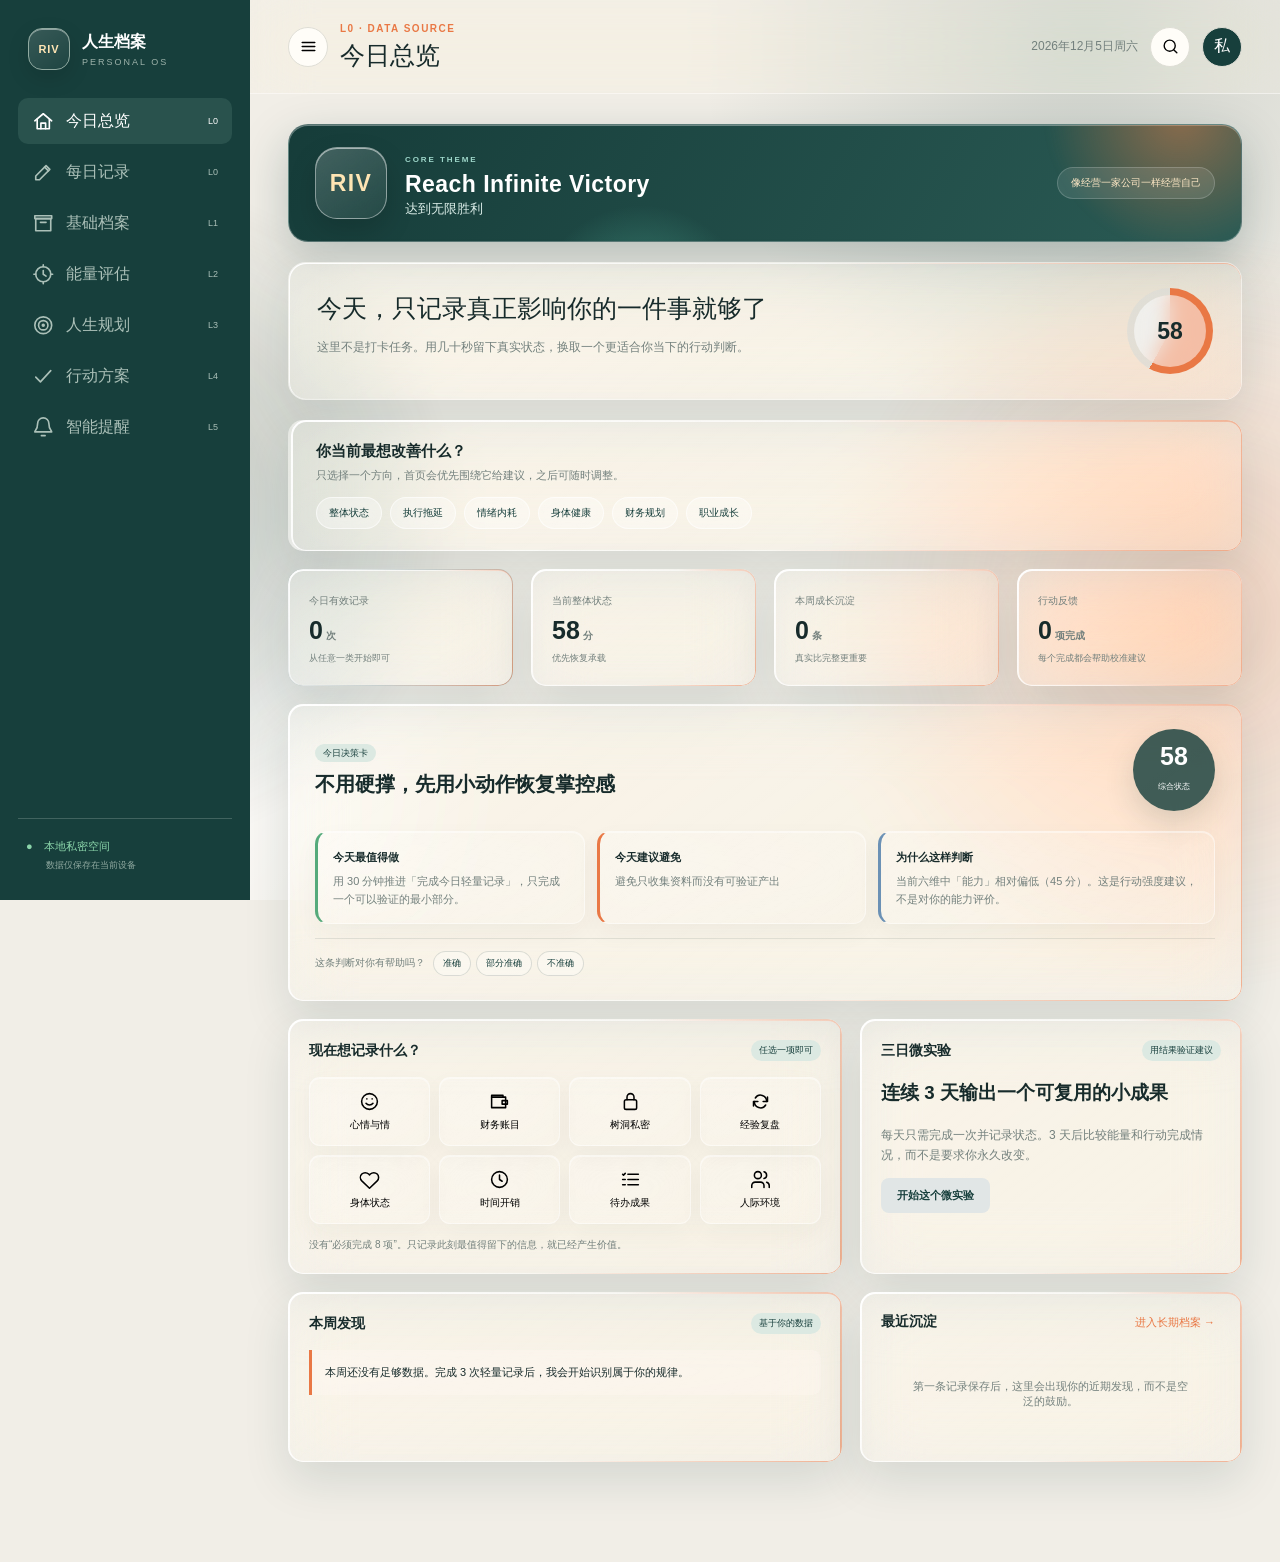
<file: index.html>
﻿<!doctype html><html lang="zh-CN"><head><meta charset="utf-8"><meta name="viewport" content="width=device-width,initial-scale=1,viewport-fit=cover"><meta name="theme-color" content="#173f3c"><meta name="description" content="私密、可持续迭代的 AI 专属人生档案工作平台"><link rel="manifest" href="./manifest.webmanifest"><link rel="icon" href="./img/favicon.svg"><link rel="apple-touch-icon" sizes="180x180" href="./img/apple-touch-icon.png"><link rel="stylesheet" href="./css/main.css"><title>人生档案 · Personal OS</title></head><body><div class="shell"><aside id="side"><div class="brand"><i>RIV</i><div><b>人生档案</b><small>PERSONAL OS</small></div></div><nav id="nav"></nav><div class="private">●　本地私密空间<small>数据仅保存在当前设备</small></div></aside><div id="scrim"></div><main><header><button id="menu" class="round mobile">☰</button><div><em id="level"></em><h1 id="title"></h1></div><span id="date"></span><button id="search" class="round">⌕</button><button id="privacy" class="round dark">私</button></header><section id="content"></section></main></div><nav id="bottom"></nav><div id="modal"></div><div id="toast"></div><script src="./js/app.js"></script></body></html>
</file>
<file: css/main.css>
﻿:root{--g:#173f3c;--o:#e97845;--p:#f4f1e9;--c:#fffdf8;--m:#73807d;--l:#deddd5;--r:#b84c43;font-family:Inter,"Microsoft YaHei",sans-serif;color:#172b2b}*{box-sizing:border-box}body{margin:0;background:var(--p)}button,input,textarea,select{font:inherit}button{cursor:pointer}.shell{display:grid;grid-template-columns:250px 1fr;min-height:100vh}aside{height:100vh;position:sticky;top:0;background:var(--g);color:#fff;padding:28px 18px;display:flex;flex-direction:column;z-index:20}.brand{display:flex;gap:12px;align-items:center;padding:0 10px 28px}.brand i{width:42px;height:42px;display:grid;place-items:center;border:1px solid #91aaa1;border-radius:14px;font:22px serif}.brand b,.brand small,.private small{display:block}.brand small{font-size:9px;letter-spacing:2px;color:#9db2aa;margin-top:4px}aside nav{display:grid;gap:5px}.nav{border:0;background:0;color:#abc0b8;display:flex;gap:12px;align-items:center;padding:12px 14px;border-radius:10px;text-align:left}.nav.active,.nav:hover{background:#29524d;color:white}.nav small{margin-left:auto;font-size:9px}.private{margin-top:auto;border-top:1px solid #41635f;padding:20px 8px 0;font-size:11px;color:#8bd5aa}.private small{color:#91aaa1;margin:5px 0 0 20px}main{min-width:0}header{height:94px;padding:0 38px;display:flex;align-items:center;gap:12px;border-bottom:1px solid var(--l);position:sticky;top:0;background:#f4f1e9e8;backdrop-filter:blur(12px);z-index:10}header>div{flex:1}header h1{font:25px Georgia,"Songti SC",serif;margin:3px 0}header em{color:var(--o);font-style:normal;font-size:10px;font-weight:bold;letter-spacing:1.5px}header span{color:var(--m);font-size:12px}.round{width:40px;height:40px;border:1px solid var(--l);background:var(--c);border-radius:50%}.dark{background:var(--g);color:white}.mobile{display:none}#content{padding:30px 38px 100px;max-width:1450px;margin:auto}.hero{background:linear-gradient(135deg,#fdfbf4,#edf2eb);border:1px solid var(--l);border-radius:18px;padding:25px 28px;display:flex;align-items:center;justify-content:space-between;gap:20px;margin-bottom:20px}.hero h2{font:25px Georgia,"Songti SC",serif;margin:0 0 8px}.hero p,.muted{color:var(--m);font-size:12px;line-height:1.7}.ring{--n:70;width:86px;height:86px;flex:none;border-radius:50%;display:grid;place-items:center;background:conic-gradient(var(--o) calc(var(--n)*1%),#e7e3da 0);position:relative}.ring:after{content:"";position:absolute;inset:7px;background:var(--c);border-radius:50%}.ring b{z-index:1;font-size:23px}.grid{display:grid;gap:18px}.g2{grid-template-columns:1.45fr 1fr}.g3{grid-template-columns:repeat(3,1fr)}.g4{grid-template-columns:repeat(4,1fr)}.card{background:var(--c);border:1px solid var(--l);border-radius:15px;padding:20px}.head{display:flex;justify-content:space-between;align-items:center;margin-bottom:16px}.head b{font-size:14px}.link{border:0;background:0;color:var(--o);font-size:11px}.metric small{color:var(--m);font-size:10px}.metric strong{display:block;font-size:25px;margin-top:8px}.bars{display:grid;gap:13px}.barrow{display:grid;grid-template-columns:42px 1fr 30px;gap:9px;align-items:center;font-size:11px}.bar,.progress{height:6px;background:#eae7df;border-radius:8px;overflow:hidden}.bar i,.progress i{display:block;height:100%;background:var(--g)}.quick{display:grid;grid-template-columns:repeat(4,1fr);gap:9px}.quick button{border:1px solid var(--l);background:#faf8f2;border-radius:11px;padding:13px 5px;font-size:10px}.quick span{display:block;font-size:20px;margin-bottom:6px}.task{display:flex;gap:10px;padding:11px 0;border-bottom:1px solid #ebe8e0}.task:last-child{border:0}.check{width:19px;height:19px;border:1px solid #bcc6c1;background:white;border-radius:50%;flex:none}.task.done{opacity:.5}.task.done .check{background:var(--g);color:white}.task.done b{text-decoration:line-through}.task b{font-size:11px}.task small{display:block;color:var(--m);font-size:9px;margin-top:4px}.pill{padding:4px 8px;border-radius:15px;background:#dce9e2;color:var(--g);font-size:9px}.ai{border-left:3px solid var(--o);background:#fff6ef;padding:13px;border-radius:0 9px 9px 0;font-size:11px;line-height:1.7}.tabs{display:flex;gap:8px;overflow:auto;margin-bottom:18px}.tab{white-space:nowrap;border:1px solid var(--l);background:var(--c);border-radius:20px;padding:8px 13px;font-size:10px}.tab.active{background:var(--g);color:white}.form{display:grid;grid-template-columns:1fr 1fr;gap:14px}.field{display:grid;gap:6px}.field.full{grid-column:1/-1}.field label{font-size:10px;font-weight:bold}.field input,.field textarea,.field select{border:1px solid var(--l);background:white;padding:10px;border-radius:8px;outline:0}.field textarea{min-height:80px;resize:vertical}.range{display:flex;align-items:center;gap:10px}.range input{flex:1}.range b{font-size:18px;color:var(--o)}.actions{display:flex;justify-content:flex-end;gap:9px;margin-top:17px}.primary,.secondary,.danger{border:0;border-radius:8px;padding:10px 16px;font-size:11px;font-weight:bold}.primary{background:var(--g);color:white}.secondary{background:#dce9e2;color:var(--g)}.danger{background:#f5dcda;color:var(--r)}.timeline{display:grid;grid-template-columns:80px 1fr;gap:16px;padding-bottom:17px}.timeline time{text-align:right;color:var(--m);font-size:9px}.timeline b{font-size:11px}.timeline p{color:var(--m);font-size:10px;margin:5px 0}.dim .big{font-size:29px;font-weight:bold}.dim h3{font-size:12px}.dim p{font-size:10px;color:var(--m);line-height:1.6}.plan{display:flex;gap:11px;padding:11px 0;border-bottom:1px solid var(--l)}.plan>span{width:34px;height:34px;display:grid;place-items:center;background:#dce9e2;border-radius:9px}.plan div{flex:1}.plan b{font-size:11px}.plan p{font-size:9px;color:var(--m);margin:4px 0}.empty{text-align:center;color:var(--m);font-size:11px;padding:32px}.backdrop{position:fixed;inset:0;background:#0a2322aa;z-index:50;display:grid;place-items:center;padding:18px}.modalbox{background:var(--c);width:min(650px,100%);max-height:90vh;overflow:auto;border-radius:17px;padding:23px}.modalhead{display:flex;justify-content:space-between;align-items:center;margin-bottom:17px}.modalhead h2{font:20px Georgia,"Songti SC",serif;margin:0}.close{border:0;background:0;font-size:20px}.result{padding:11px 0;border-bottom:1px solid var(--l);font-size:11px}.result small{display:block;color:var(--m);margin-top:4px}#toast{position:fixed;left:50%;bottom:28px;transform:translate(-50%,20px);opacity:0;background:var(--g);color:white;padding:10px 17px;border-radius:8px;font-size:11px;transition:.25s;z-index:80}#toast.show{opacity:1;transform:translate(-50%,0)}#bottom,#scrim{display:none}@media(max-width:1000px){.g4,.g3{grid-template-columns:1fr 1fr}.g2{grid-template-columns:1fr}}@media(max-width:760px){.shell{display:block}aside{position:fixed;width:270px;transform:translateX(-105%);transition:.25s}aside.open{transform:none}#scrim.show{display:block;position:fixed;inset:0;background:#08201f77;z-index:15}.mobile{display:block}header{height:78px;padding:0 14px}header h1{font-size:20px}header>span{display:none}#content{padding:17px 13px 90px}.hero{padding:19px;align-items:flex-start}.ring{width:68px;height:68px}.g4,.g3{grid-template-columns:1fr 1fr}.form{grid-template-columns:1fr}.field.full{grid-column:auto}#bottom{display:flex;position:fixed;z-index:30;left:9px;right:9px;bottom:9px;height:61px;background:#173f3cf5;border-radius:17px;padding:5px}#bottom button{flex:1;border:0;background:0;color:#a8bab5;border-radius:11px;font-size:8px}#bottom span{display:block;font-size:16px}#bottom button.active{background:#315a54;color:white}}@media(max-width:420px){.g4,.g3{grid-template-columns:1fr}.quick{grid-template-columns:1fr 1fr}.card{padding:16px}.hero h2{font-size:21px}}

/* 2026 视觉升级：幼圆、主题色、毛玻璃与液态反馈 */
:root{--theme:#173f3c;--theme-2:#29524d;--accent:#e97845;--glow:rgba(23,63,60,.16);font-family:"YouYuan","幼圆","Yuanti SC","Microsoft YaHei",sans-serif}html[data-theme="ocean"]{--theme:#164c63;--theme-2:#24677f;--accent:#e47b50;--glow:rgba(22,76,99,.18)}html[data-theme="rose"]{--theme:#704653;--theme-2:#91606f;--accent:#d47761;--glow:rgba(112,70,83,.18)}html[data-theme="amber"]{--theme:#6b4d2e;--theme-2:#896640;--accent:#d88746;--glow:rgba(107,77,46,.18)}html[data-theme="violet"]{--theme:#4f466e;--theme-2:#6a6090;--accent:#d17870;--glow:rgba(79,70,110,.18)}body{background:radial-gradient(circle at 85% 5%,var(--glow),transparent 28%),radial-gradient(circle at 10% 85%,rgba(255,255,255,.85),transparent 26%),#f1eee7;background-attachment:fixed}aside,.dark,#bottom{background:var(--theme)}.nav.active,.nav:hover,#bottom button.active{background:var(--theme-2)}header h1,.hero h2,.modalhead h2{font-family:"YouYuan","幼圆","Yuanti SC","Microsoft YaHei",sans-serif}.hero,.card,.modalbox{background:linear-gradient(135deg,rgba(255,255,255,.72),rgba(255,253,248,.48));border:1px solid rgba(255,255,255,.72);box-shadow:0 12px 34px var(--glow),inset 0 1px 0 rgba(255,255,255,.85);backdrop-filter:blur(18px) saturate(145%);-webkit-backdrop-filter:blur(18px) saturate(145%)}.hero{overflow:hidden;position:relative}.card{transition:transform .28s cubic-bezier(.2,.8,.2,1),box-shadow .28s}.card:hover{transform:translateY(-3px);box-shadow:0 18px 42px var(--glow),inset 0 1px 0 #fff}.primary{background:var(--theme)}.secondary{background:color-mix(in srgb,var(--theme) 13%,white);color:var(--theme)}.link,header em{color:var(--accent)}.ring{background:conic-gradient(var(--accent) calc(var(--n)*1%),rgba(220,220,214,.75) 0)}button,.primary,.secondary,.danger,.tab,.quick button{position:relative;overflow:hidden;isolation:isolate;transition:transform .2s,filter .2s,box-shadow .2s}button:active,.primary:active,.secondary:active,.tab:active{transform:scale(.96)}.liquid-ripple{position:absolute!important;width:18px;height:18px;border-radius:50%;background:rgba(255,255,255,.62);transform:translate(-50%,-50%) scale(0);animation:liquidRipple .65s ease-out;pointer-events:none;z-index:-1}@keyframes liquidRipple{0%{transform:translate(-50%,-50%) scale(0);opacity:.9;border-radius:45% 55% 52% 48%}55%{border-radius:60% 40% 35% 65%}100%{transform:translate(-50%,-50%) scale(18);opacity:0;border-radius:50%}}.round img,.avatar-preview img{width:100%;height:100%;object-fit:cover;border-radius:50%}.avatar-setting{display:flex;gap:18px;align-items:center;margin-bottom:22px}.avatar-preview{width:78px;height:78px;display:grid;place-items:center;flex:none;border-radius:50%;background:var(--theme);color:#fff;font-size:20px;border:4px solid rgba(255,255,255,.8);box-shadow:0 8px 24px var(--glow);overflow:hidden}.upload{display:inline-block;margin-right:8px;cursor:pointer}.settings-title{font-weight:bold;font-size:13px;margin:4px 0 12px;padding-bottom:8px;border-bottom:1px solid rgba(120,130,125,.2)}.theme-list{display:grid;grid-template-columns:repeat(5,1fr);gap:8px;margin-bottom:23px}.theme-dot{border:1px solid rgba(120,130,125,.22);background:rgba(255,255,255,.5);border-radius:10px;padding:9px 4px;font-size:9px;color:#52605e}.theme-dot i{display:block;width:24px;height:24px;margin:0 auto 6px;background:var(--dot);border-radius:50%;box-shadow:0 3px 9px color-mix(in srgb,var(--dot) 35%,transparent)}.theme-dot.selected{outline:2px solid var(--theme);outline-offset:2px}.chipset{display:flex;flex-wrap:wrap;gap:8px}.chipset label{cursor:pointer}.chipset input{position:absolute;opacity:0;pointer-events:none}.chipset span{display:block;border:1px solid rgba(100,115,110,.25);background:rgba(255,255,255,.58);padding:8px 12px;border-radius:20px;font-size:10px;transition:.2s}.chipset input:checked+span{background:var(--theme);border-color:var(--theme);color:#fff;box-shadow:0 5px 14px var(--glow)}.field input,.field textarea,.field select{background:rgba(255,255,255,.6);backdrop-filter:blur(8px)}@media(max-width:760px){.hero,.card,.modalbox{backdrop-filter:blur(14px) saturate(135%);-webkit-backdrop-filter:blur(14px) saturate(135%)}.card:hover{transform:none}.theme-list{grid-template-columns:repeat(3,1fr)}.avatar-setting{align-items:flex-start}.chipset span{padding:9px 11px}.form{gap:16px}}@media(prefers-reduced-motion:reduce){*{animation:none!important;transition:none!important}.card:hover{transform:none}}

/* 2026-07 iOS 玻璃与统一线性图标精修 */
body:before,body:after{content:"";position:fixed;z-index:-1;pointer-events:none;filter:blur(12px);opacity:.85;border-radius:50%}body:before{width:55vw;height:55vw;left:-18vw;top:18vh;background:radial-gradient(circle,color-mix(in srgb,var(--theme) 32%,transparent),transparent 68%)}body:after{width:62vw;height:62vw;right:-25vw;bottom:-12vh;background:radial-gradient(circle,color-mix(in srgb,var(--accent) 28%,transparent),transparent 68%)}.ui-icon{display:block;width:1.25em;height:1.25em;fill:none;stroke:currentColor;stroke-width:1.75;stroke-linecap:round;stroke-linejoin:round;vector-effect:non-scaling-stroke}.navico,.bottomico{display:grid;place-items:center;flex:0 0 auto}.navico{width:22px;height:22px;font-size:18px}.navlabel{line-height:1.2}.bottomico{height:23px;font-size:19px}.bottomlabel{display:block!important;line-height:1;margin-top:4px;letter-spacing:.05em}.round{display:grid;place-items:center}.round>.ui-icon{width:19px;height:19px}.quick .ui-icon{width:21px;height:21px;margin:auto}.tab{display:inline-flex;align-items:center;gap:6px}.tab .ui-icon{width:15px;height:15px;flex:none}.hero,.card,.modalbox{background:linear-gradient(135deg,rgba(255,255,255,.30),rgba(255,255,255,.10));border:1px solid rgba(255,255,255,.62);box-shadow:0 14px 38px color-mix(in srgb,var(--theme) 14%,transparent),inset 0 1px 0 rgba(255,255,255,.7),inset 0 -1px 0 rgba(255,255,255,.18);backdrop-filter:blur(24px) saturate(165%);-webkit-backdrop-filter:blur(24px) saturate(165%)}header{background:rgba(244,241,233,.38);border-bottom:1px solid rgba(255,255,255,.48);backdrop-filter:blur(24px) saturate(160%);-webkit-backdrop-filter:blur(24px) saturate(160%)}.field input,.field textarea,.field select{background:rgba(255,255,255,.28);border-color:rgba(255,255,255,.64);box-shadow:inset 0 1px 0 rgba(255,255,255,.55);backdrop-filter:blur(14px);-webkit-backdrop-filter:blur(14px)}.chipset span,.tab,.quick button,.theme-dot{background:rgba(255,255,255,.28);border-color:rgba(255,255,255,.58);box-shadow:0 5px 16px rgba(30,50,46,.06);backdrop-filter:blur(14px);-webkit-backdrop-filter:blur(14px)}.ai{background:rgba(255,246,239,.34);backdrop-filter:blur(12px);-webkit-backdrop-filter:blur(12px)}#bottom{background:color-mix(in srgb,var(--theme) 74%,transparent);border:1px solid rgba(255,255,255,.22);box-shadow:0 14px 35px color-mix(in srgb,var(--theme) 25%,transparent),inset 0 1px 0 rgba(255,255,255,.18);backdrop-filter:blur(22px) saturate(150%);-webkit-backdrop-filter:blur(22px) saturate(150%)}#bottom button.active{background:rgba(255,255,255,.16);box-shadow:inset 0 1px 0 rgba(255,255,255,.15)}.ring:after{background:rgba(255,255,255,.52);backdrop-filter:blur(10px)}
@media(max-width:760px){body:before{width:110vw;height:110vw;left:-55vw;top:26vh}body:after{width:120vw;height:120vw;right:-65vw;bottom:2vh}.tabs{gap:7px;padding:4px 2px 9px;scroll-snap-type:x proximity;scrollbar-width:none}.tabs::-webkit-scrollbar{display:none}.tab{scroll-snap-align:start;padding:9px 12px;font-size:11px;min-height:39px}.hero,.card,.modalbox{background:linear-gradient(140deg,rgba(255,255,255,.27),rgba(255,255,255,.08));backdrop-filter:blur(22px) saturate(165%);-webkit-backdrop-filter:blur(22px) saturate(165%)}header{padding-left:16px;padding-right:16px}header h1{font-size:21px;line-height:1.18;letter-spacing:.02em}.round{width:42px;height:42px}#content{padding-top:15px}.card{border-radius:18px}#bottom{height:68px;left:12px;right:12px;bottom:max(10px,env(safe-area-inset-bottom));border-radius:22px;padding:6px}#bottom button{font-family:"YouYuan","幼圆","Yuanti SC",sans-serif;font-size:10px;line-height:1}.bottomico{font-size:20px}.quick button{font-size:11px;min-height:72px}.quick span{margin-bottom:7px}.field label{font-size:12px;line-height:1.35}.field input,.field textarea,.field select{font-size:15px;padding:12px}.chipset span{font-size:12px;padding:9px 13px}}

/* 手机记录分类：完整文字置于图标右侧，横向滑动不压缩 */
.tabs{overflow-x:auto;overflow-y:hidden;scroll-behavior:smooth;-webkit-overflow-scrolling:touch}.tab{flex:0 0 auto!important;width:auto!important;min-width:max-content!important;overflow:visible;justify-content:flex-start;border-radius:18px}.tab .ui-icon{flex:0 0 17px}.tab>span{display:inline-block;white-space:nowrap}.tab-hint{display:none;color:var(--m);font-size:10px;text-align:right;margin:-10px 5px 14px;letter-spacing:.04em}@media(max-width:760px){.tabs{gap:10px;padding:5px 4px 10px;mask-image:linear-gradient(90deg,transparent 0,#000 10px,#000 calc(100% - 18px),transparent 100%);-webkit-mask-image:linear-gradient(90deg,transparent 0,#000 10px,#000 calc(100% - 18px),transparent 100%)}.tab{min-height:44px;padding:10px 15px!important;border-radius:22px!important;font-size:12px!important;gap:8px!important}.tab .ui-icon{width:18px!important;height:18px!important}.tab-hint{display:block}}

/* 手机底部导航：图标在左、完整文字在右，横向滑动不压缩 */
@media(max-width:760px){#bottom{display:flex;align-items:center;justify-content:flex-start;gap:8px;overflow-x:auto;overflow-y:hidden;scroll-behavior:smooth;-webkit-overflow-scrolling:touch;scrollbar-width:none;padding:7px 9px;mask-image:linear-gradient(90deg,transparent 0,#000 10px,#000 calc(100% - 12px),transparent 100%);-webkit-mask-image:linear-gradient(90deg,transparent 0,#000 10px,#000 calc(100% - 12px),transparent 100%)}#bottom::-webkit-scrollbar{display:none}#bottom button{flex:0 0 auto!important;width:auto!important;min-width:max-content!important;height:52px;display:inline-flex!important;align-items:center;justify-content:center;gap:8px;padding:0 16px!important;border-radius:17px!important;font-size:12px!important;white-space:nowrap;overflow:visible}#bottom .bottomico{display:grid!important;width:22px;height:22px;margin:0!important;font-size:20px;flex:0 0 22px}#bottom .bottomlabel{display:inline-block!important;margin:0!important;line-height:1.1;font-size:12px;white-space:nowrap}#bottom button.active{padding-left:18px!important;padding-right:18px!important}}

/* 价值优先版：首页决策卡、即时收获与温和反馈 */
.metric em{display:block;margin-top:7px;color:var(--m);font-style:normal;font-size:9px;line-height:1.45}.metric.positive{border-color:color-mix(in srgb,var(--theme) 28%,rgba(255,255,255,.6))}.decision{padding:24px 26px}.decision-top{display:flex;justify-content:space-between;align-items:center;gap:20px}.decision-top h2{margin:10px 0 0;font-size:20px;line-height:1.4}.decision-score{width:82px;height:82px;flex:none;border-radius:50%;display:grid;place-items:center;background:color-mix(in srgb,var(--theme) 82%,transparent);color:#fff;font-size:25px;font-weight:bold;box-shadow:0 12px 30px var(--glow)}.decision-score small{display:block;font-size:8px;font-weight:normal;margin-top:-22px}.decision-grid{display:grid;grid-template-columns:1fr 1fr 1.25fr;gap:12px;margin-top:20px}.decision-grid>div{padding:15px;border-radius:13px;background:rgba(255,255,255,.23);border:1px solid rgba(255,255,255,.54)}.decision-grid b{font-size:11px}.decision-grid p{font-size:11px;line-height:1.65;margin:7px 0 0;color:var(--m)}.decision-grid .do{border-left:3px solid #55aa7b}.decision-grid .avoid{border-left:3px solid var(--accent)}.decision-grid .because{border-left:3px solid #6b91b5}.feedback-line{margin-top:14px;padding-top:12px;border-top:1px solid rgba(100,120,114,.16);font-size:10px;color:var(--m)}.feedback-line button{border:1px solid rgba(100,120,114,.22);background:rgba(255,255,255,.32);border-radius:15px;padding:5px 9px;margin-left:5px;color:var(--theme);font-size:9px}.thanks{color:var(--theme);font-weight:bold}.gentle{font-size:10px;color:var(--m);line-height:1.6;margin:13px 0 0}.experiment-active{display:inline-block;margin-top:8px;padding:8px 12px;border-radius:18px;background:color-mix(in srgb,var(--theme) 13%,white);color:var(--theme);font-size:10px}.reward-kicker{font-size:9px;color:var(--accent);font-weight:bold;letter-spacing:.12em}.reward h3{font-size:18px;margin:8px 0 16px}.reward-block{padding:14px 15px;margin:9px 0;border-radius:12px;background:rgba(255,255,255,.25);border:1px solid rgba(255,255,255,.58)}.reward-block b{font-size:11px;color:var(--theme)}.reward-block p{font-size:11px;line-height:1.75;color:var(--m);margin:6px 0 0}.reward-block.evidence{border-left:3px solid #6b91b5}.reward-block.action{border-left:3px solid #55aa7b;background:color-mix(in srgb,#dff2e8 42%,transparent)}
@media(max-width:900px){.decision-grid{grid-template-columns:1fr 1fr}.decision-grid .because{grid-column:1/-1}}@media(max-width:760px){.decision{padding:19px}.decision-top h2{font-size:17px}.decision-score{width:68px;height:68px;font-size:21px}.decision-grid{grid-template-columns:1fr;gap:9px}.decision-grid .because{grid-column:auto}.decision-grid>div{padding:13px}.feedback-line{line-height:2.5}.feedback-line button{padding:6px 10px}.reward h3{font-size:17px}.metric em{font-size:10px}}

/* 深度智能版：首次个性化、时间情境与实验闭环 */
.onboarding{border-left:4px solid var(--accent);padding:21px 24px}.onboarding>b{font-size:15px}.onboarding>p{font-size:11px;color:var(--m);margin:7px 0 14px}.focus-options{display:flex;flex-wrap:wrap;gap:8px}.focus-options button,.context-bar button{border:1px solid rgba(255,255,255,.58);background:rgba(255,255,255,.28);color:var(--theme);border-radius:18px;padding:8px 12px;font-size:10px;backdrop-filter:blur(12px)}.context-bar{display:flex;align-items:center;flex-wrap:wrap;gap:8px;padding:12px 16px;border-radius:14px;background:rgba(255,255,255,.22);border:1px solid rgba(255,255,255,.52);font-size:10px;color:var(--m);backdrop-filter:blur(18px)}.context-bar span:first-child{margin-right:auto;color:var(--ink)}.context-bar button.active{background:var(--theme);color:#fff}.context-bar .change-focus{border:0;background:transparent;text-decoration:underline}.experiment-result{padding:13px 14px;margin:10px 0;border-radius:12px;background:rgba(223,242,232,.38);border-left:3px solid #55aa7b}.experiment-result b{font-size:12px;color:var(--theme)}.experiment-result p{font-size:11px;line-height:1.6;margin:6px 0;color:var(--m)}.experiment-result small{font-size:9px;color:var(--m)}
@media(max-width:760px){.onboarding{padding:17px}.focus-options{display:grid;grid-template-columns:1fr 1fr}.focus-options button{padding:10px 8px;font-size:11px}.context-bar{padding:11px;gap:7px}.context-bar span:first-child{width:100%;margin-bottom:3px}.context-bar button{padding:7px 10px}}
.pattern-grid{display:grid;grid-template-columns:repeat(2,1fr);gap:11px}.pattern{padding:14px;border-radius:12px;background:rgba(255,255,255,.24);border:1px solid rgba(255,255,255,.55)}.pattern b{font-size:11px;color:var(--theme)}.pattern p{font-size:10px;line-height:1.65;color:var(--m);margin:6px 0}.pattern small,.dim>small{font-size:8.5px;color:var(--m)}@media(max-width:760px){.pattern-grid{grid-template-columns:1fr}}

/* Apple 风格 Liquid Glass 强化层 */
.hero,.card,.modalbox{position:relative;isolation:isolate;background:linear-gradient(145deg,rgba(255,255,255,.18),rgba(255,255,255,.035));border-color:rgba(255,255,255,.38);box-shadow:0 18px 46px color-mix(in srgb,var(--theme) 13%,transparent),inset 0 1px 0 rgba(255,255,255,.55),inset 0 -1px 0 rgba(255,255,255,.08);backdrop-filter:blur(30px) saturate(185%) contrast(104%);-webkit-backdrop-filter:blur(30px) saturate(185%) contrast(104%)}.hero:before,.card:before,.modalbox:before{content:"";position:absolute;inset:-1px;border-radius:inherit;padding:1.5px;pointer-events:none;z-index:0;background:linear-gradient(115deg,rgba(255,255,255,.95) 0%,rgba(255,255,255,.18) 24%,color-mix(in srgb,var(--accent) 60%,transparent) 47%,rgba(255,255,255,.12) 68%,color-mix(in srgb,var(--theme) 55%,white) 100%);background-size:220% 220%;-webkit-mask:linear-gradient(#000 0 0) content-box,linear-gradient(#000 0 0);-webkit-mask-composite:xor;mask-composite:exclude;animation:liquidBorder 8s ease-in-out infinite}.hero>* ,.card>* ,.modalbox>*{position:relative;z-index:1}@keyframes liquidBorder{0%,100%{background-position:0% 30%;filter:hue-rotate(0deg)}50%{background-position:100% 70%;filter:hue-rotate(8deg)}}.card:hover{transform:translateY(-4px) scale(1.006);box-shadow:0 25px 58px color-mix(in srgb,var(--theme) 18%,transparent),inset 0 1px 0 rgba(255,255,255,.68)}.field input,.field textarea,.field select{background:linear-gradient(145deg,rgba(255,255,255,.17),rgba(255,255,255,.045));border-color:rgba(255,255,255,.48);box-shadow:inset 0 1px 0 rgba(255,255,255,.42),0 8px 22px rgba(30,50,46,.045);backdrop-filter:blur(20px) saturate(175%);-webkit-backdrop-filter:blur(20px) saturate(175%)}.chipset span,.tab,.quick button,.theme-dot,.context-bar,.decision-grid>div,.reward-block,.pattern{background:linear-gradient(145deg,rgba(255,255,255,.17),rgba(255,255,255,.035));border-color:rgba(255,255,255,.45);box-shadow:inset 0 1px 0 rgba(255,255,255,.42),0 9px 24px rgba(30,50,46,.045);backdrop-filter:blur(20px) saturate(180%);-webkit-backdrop-filter:blur(20px) saturate(180%)}button,.tab,.quick button,.chipset span{transition:transform .42s cubic-bezier(.2,1.45,.35,1),box-shadow .35s ease,background .35s ease,filter .35s ease}button:active,.tab:active,.quick button:active{transform:scale(.925);filter:brightness(1.08) saturate(1.18)}button>*{position:relative;z-index:2}.liquid-ripple{width:30px!important;height:30px!important;z-index:1!important;background:radial-gradient(circle,rgba(255,255,255,.96) 0%,color-mix(in srgb,var(--accent) 52%,rgba(255,255,255,.65)) 28%,color-mix(in srgb,var(--theme) 35%,transparent) 62%,transparent 75%)!important;filter:blur(.2px) saturate(1.35);mix-blend-mode:screen;animation:liquidRippleStrong .78s cubic-bezier(.16,.75,.25,1)!important}@keyframes liquidRippleStrong{0%{transform:translate(-50%,-50%) scale(.1) rotate(0);opacity:1;border-radius:45% 55% 42% 58%}32%{border-radius:68% 32% 58% 42%;opacity:.9}68%{border-radius:38% 62% 30% 70%;opacity:.48}100%{transform:translate(-50%,-50%) scale(20) rotate(34deg);border-radius:50%;opacity:0}}.tabs,#bottom{--liquid-x:0%;background-image:radial-gradient(circle at var(--liquid-x) 50%,rgba(255,255,255,.28) 0%,color-mix(in srgb,var(--accent) 18%,transparent) 18%,transparent 42%);transition:background-position .16s ease,box-shadow .3s ease,transform .35s cubic-bezier(.2,1.3,.3,1);scroll-snap-type:x mandatory;overscroll-behavior-x:contain;touch-action:pan-x}.tabs.is-scrolling,#bottom.is-scrolling{box-shadow:0 16px 42px color-mix(in srgb,var(--theme) 22%,transparent),inset 0 1px 0 rgba(255,255,255,.42)}.tabs.is-dragging,#bottom.is-dragging{transform:scale(.992);filter:saturate(1.13)}.tab,#bottom button{scroll-snap-align:center;scroll-snap-stop:normal}#bottom{background-color:color-mix(in srgb,var(--theme) 48%,transparent);border-color:rgba(255,255,255,.31);backdrop-filter:blur(30px) saturate(185%);-webkit-backdrop-filter:blur(30px) saturate(185%)}#bottom button.active{background:linear-gradient(145deg,rgba(255,255,255,.24),rgba(255,255,255,.08));box-shadow:inset 0 1px 0 rgba(255,255,255,.4),0 9px 24px rgba(0,0,0,.1)}header{background:rgba(244,241,233,.24);backdrop-filter:blur(30px) saturate(180%);-webkit-backdrop-filter:blur(30px) saturate(180%)}
@media(max-width:760px){.hero,.card,.modalbox{background:linear-gradient(145deg,rgba(255,255,255,.145),rgba(255,255,255,.025));backdrop-filter:blur(28px) saturate(190%);-webkit-backdrop-filter:blur(28px) saturate(190%)}.field input,.field textarea,.field select{background:linear-gradient(145deg,rgba(255,255,255,.145),rgba(255,255,255,.025))}.card:hover{transform:none}.tabs,#bottom{scroll-snap-type:x proximity}}
@media(prefers-reduced-motion:reduce){.hero:before,.card:before,.modalbox:before{animation:none}.liquid-ripple{animation:none!important}.tabs,#bottom,button,.tab,.quick button{transition:none!important}}

/* RIV 核心品牌主题 */
.brand i{font-family:Arial,sans-serif!important;font-size:11px!important;font-weight:800;letter-spacing:.08em;color:#ffe5b4;background:linear-gradient(145deg,rgba(255,255,255,.14),rgba(255,255,255,.03));box-shadow:inset 0 1px 0 rgba(255,255,255,.45),0 8px 22px rgba(0,0,0,.12)}.core-theme{position:relative;overflow:hidden;display:flex;align-items:center;gap:18px;padding:22px 26px;margin-bottom:20px;border-radius:20px;color:#fff;background:linear-gradient(120deg,color-mix(in srgb,var(--theme) 92%,#071e1c),color-mix(in srgb,var(--theme-2) 80%,#317e72));border:1px solid rgba(255,255,255,.28);box-shadow:0 18px 48px color-mix(in srgb,var(--theme) 26%,transparent),inset 0 1px 0 rgba(255,255,255,.35)}.core-theme:before{content:"";position:absolute;width:280px;height:280px;border-radius:50%;right:-80px;top:-150px;background:radial-gradient(circle,rgba(239,129,72,.5),transparent 68%);filter:blur(4px)}.core-theme:after{content:"";position:absolute;width:230px;height:230px;border-radius:50%;left:25%;bottom:-190px;background:radial-gradient(circle,rgba(98,211,181,.45),transparent 68%)}.core-theme>*{position:relative;z-index:1}.riv-orb{width:72px;height:72px;flex:0 0 72px;display:grid;place-items:center;border-radius:22px;font:800 23px Arial,sans-serif;letter-spacing:.06em;color:#ffe5b4;background:linear-gradient(145deg,rgba(255,255,255,.19),rgba(255,255,255,.055));border:1px solid rgba(255,255,255,.44);box-shadow:inset 0 1px 0 rgba(255,255,255,.55),0 12px 28px rgba(0,0,0,.15);backdrop-filter:blur(18px)}.core-theme span{font:700 8px Arial,sans-serif;letter-spacing:.24em;color:#9ed7ca}.core-theme h2{margin:5px 0 2px;font:700 23px Arial,sans-serif;letter-spacing:.02em}.core-theme p{margin:0;font-size:13px;color:#dceee9}.core-theme>small{margin-left:auto;padding:8px 13px;border-radius:18px;background:rgba(255,255,255,.1);border:1px solid rgba(255,255,255,.18);font-size:10px;color:#ffe9c6;white-space:nowrap}@media(max-width:760px){.core-theme{padding:18px;gap:13px;align-items:center}.riv-orb{width:58px;height:58px;flex-basis:58px;border-radius:18px;font-size:18px}.core-theme h2{font-size:17px}.core-theme p{font-size:12px}.core-theme>small{position:absolute;right:15px;bottom:10px;font-size:8px;padding:4px 7px;background:rgba(255,255,255,.07)}.core-theme div:nth-child(2){padding-bottom:15px}}
</file>
